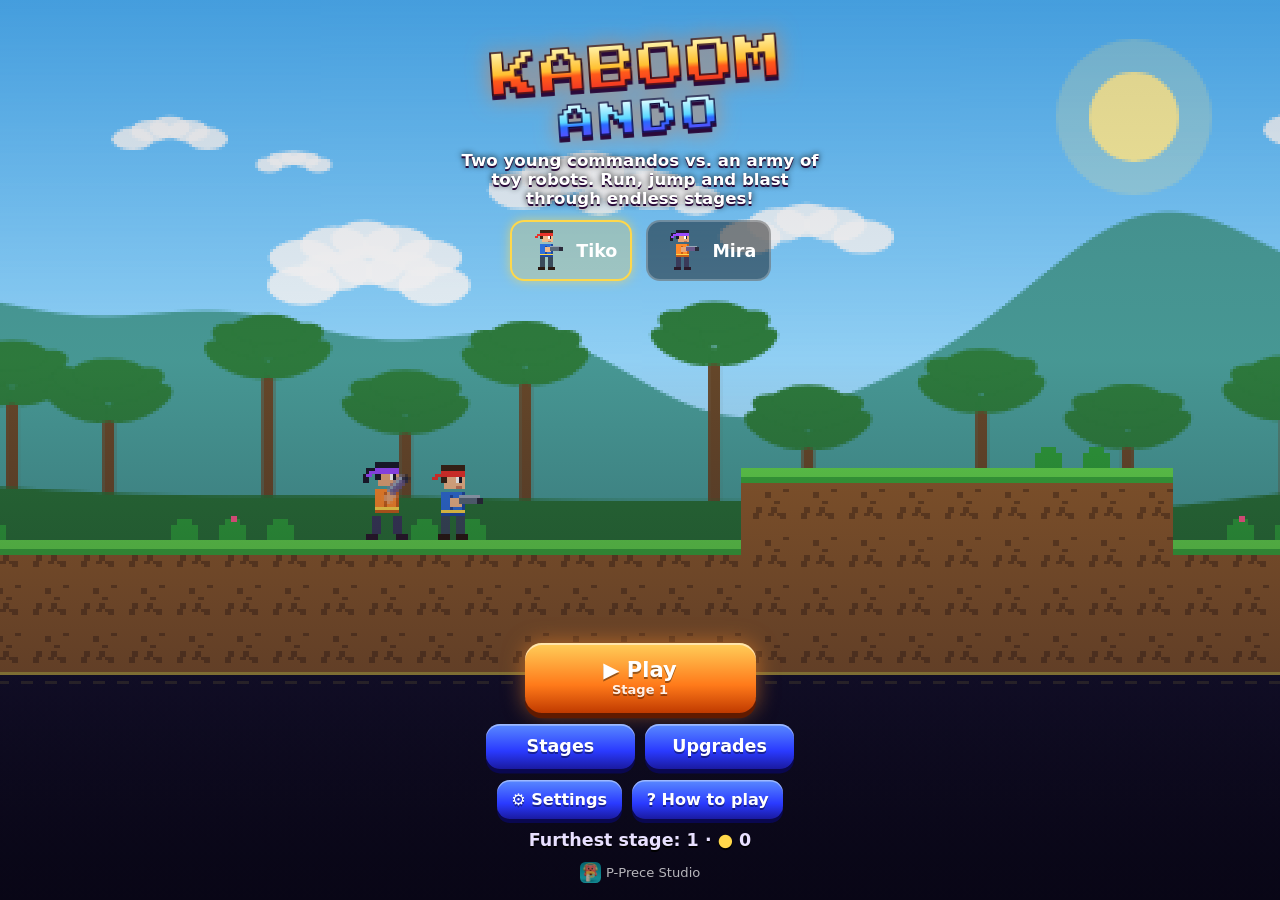
<file: index.html>
<!doctype html><html lang="en"><head><meta charset="utf-8">
<meta name="viewport" content="width=device-width,initial-scale=1,maximum-scale=1,user-scalable=no,viewport-fit=cover">
<title>Kaboomando</title><meta name="description" content="A 90s-arcade style run-and-gun adventure for everyone: two young commandos blast toy robots across endless stages and giant bosses!">
<meta name="theme-color" content="#14112a"><link rel="manifest" href="manifest.json"><link rel="icon" type="image/png" sizes="32x32" href="favicon-32.png"><link rel="icon" type="image/png" sizes="192x192" href="icon-192.png"><link rel="apple-touch-icon" sizes="180x180" href="apple-touch-icon.png">
<meta name="apple-mobile-web-app-title" content="Kaboomando"><meta name="application-name" content="Kaboomando"><meta property="og:title" content="Kaboomando"><meta property="og:description" content="A 90s-arcade style run-and-gun adventure: blast toy robots across endless stages and giant bosses!"><meta property="og:image" content="icon-512.png"><meta property="og:type" content="website">
<meta name="mobile-web-app-capable" content="yes"><meta name="apple-mobile-web-app-capable" content="yes">
<link rel="stylesheet" href="style.css"></head><body>
<div id="probe"></div><canvas id="c"></canvas>
<div id="ui"><div id="scr" class="scr"></div><div id="pz" class="scr pz"></div>
<div id="hudb"><button id="pauseB" aria-label="pause"><svg viewBox="0 0 24 24" width="20" height="20" aria-hidden="true"><rect x="6" y="5" width="4" height="14" rx="1.5" fill="currentColor"/><rect x="14" y="5" width="4" height="14" rx="1.5" fill="currentColor"/></svg></button></div><div id="toast"></div></div>
<script src="i18n.js"></script><script src="core.js"></script><script src="art.js"></script><script src="game.js"></script><script src="ui.js"></script>
</body></html>
</file>
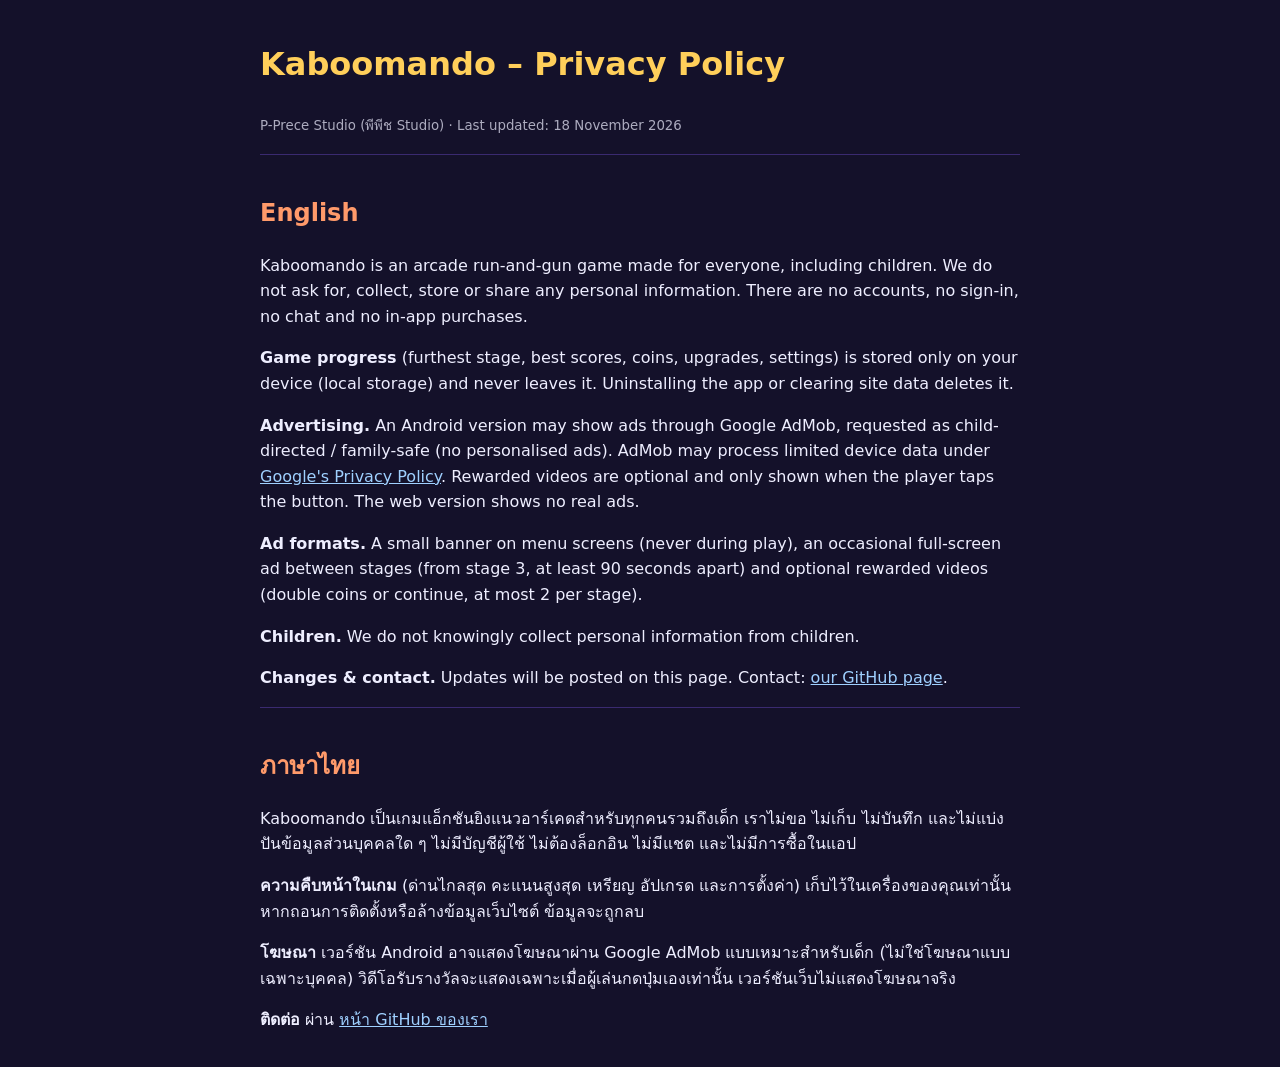
<file: privacy.html>
<!doctype html><html lang="en"><head><meta charset="utf-8"><meta name="viewport" content="width=device-width,initial-scale=1"><title>Privacy Policy – Kaboomando</title>
<style>body{font-family:system-ui,'Noto Sans Thai',sans-serif;max-width:760px;margin:0 auto;padding:18px;line-height:1.6;background:#14112a;color:#eef}h1{color:#ffcf5a}h2{color:#ff9a6a;margin-top:1.4em}a{color:#9fd0ff}section{border-top:1px solid #3a2a70;padding-top:6px}small{opacity:.7}</style></head><body>
<h1>Kaboomando – Privacy Policy</h1><p><small>P-Prece Studio (พีพีช Studio) · Last updated: 18 November 2026</small></p>
<section lang="en"><h2>English</h2>
<p>Kaboomando is an arcade run-and-gun game made for everyone, including children. We do not ask for, collect, store or share any personal information. There are no accounts, no sign-in, no chat and no in-app purchases.</p>
<p><b>Game progress</b> (furthest stage, best scores, coins, upgrades, settings) is stored only on your device (local storage) and never leaves it. Uninstalling the app or clearing site data deletes it.</p>
<p><b>Advertising.</b> An Android version may show ads through Google AdMob, requested as child-directed / family-safe (no personalised ads). AdMob may process limited device data under <a href="https://policies.google.com/privacy">Google's Privacy Policy</a>. Rewarded videos are optional and only shown when the player taps the button. The web version shows no real ads.</p>
<p><b>Ad formats.</b> A small banner on menu screens (never during play), an occasional full-screen ad between stages (from stage 3, at least 90 seconds apart) and optional rewarded videos (double coins or continue, at most 2 per stage).</p>
<p><b>Children.</b> We do not knowingly collect personal information from children.</p>
<p><b>Changes &amp; contact.</b> Updates will be posted on this page. Contact: <a href="https://github.com/pawineenueangnin-oss/kaboomando/issues">our GitHub page</a>.</p></section>
<section lang="th"><h2>ภาษาไทย</h2>
<p>Kaboomando เป็นเกมแอ็กชันยิงแนวอาร์เคดสำหรับทุกคนรวมถึงเด็ก เราไม่ขอ ไม่เก็บ ไม่บันทึก และไม่แบ่งปันข้อมูลส่วนบุคคลใด ๆ ไม่มีบัญชีผู้ใช้ ไม่ต้องล็อกอิน ไม่มีแชต และไม่มีการซื้อในแอป</p>
<p><b>ความคืบหน้าในเกม</b> (ด่านไกลสุด คะแนนสูงสุด เหรียญ อัปเกรด และการตั้งค่า) เก็บไว้ในเครื่องของคุณเท่านั้น หากถอนการติดตั้งหรือล้างข้อมูลเว็บไซต์ ข้อมูลจะถูกลบ</p>
<p><b>โฆษณา</b> เวอร์ชัน Android อาจแสดงโฆษณาผ่าน Google AdMob แบบเหมาะสำหรับเด็ก (ไม่ใช่โฆษณาแบบเฉพาะบุคคล) วิดีโอรับรางวัลจะแสดงเฉพาะเมื่อผู้เล่นกดปุ่มเองเท่านั้น เวอร์ชันเว็บไม่แสดงโฆษณาจริง</p>
<p><b>ติดต่อ</b> ผ่าน <a href="https://github.com/pawineenueangnin-oss/kaboomando/issues">หน้า GitHub ของเรา</a></p></section>
</body></html>
</file>
<file: style.css>
@font-face{font-family:PS2P;src:url(fonts/ps2p.ttf) format('truetype');font-display:block}
*{box-sizing:border-box;-webkit-tap-highlight-color:transparent;user-select:none;-webkit-user-select:none}
html,body{margin:0;height:100%;overflow:hidden;background:#07060f;color:#fff;font-family:system-ui,-apple-system,"Segoe UI",Roboto,"Noto Sans","Noto Sans Thai","Noto Sans Arabic",sans-serif;touch-action:none;overscroll-behavior:none}
#probe{position:fixed;padding:env(safe-area-inset-top) 0 env(safe-area-inset-bottom);visibility:hidden;pointer-events:none}
#c{position:fixed;left:0;top:0;display:block;touch-action:none}
#ui{position:fixed;pointer-events:none;font-size:calc(14px * var(--s,1));overflow:hidden}
.scr{position:absolute;inset:0;display:none;flex-direction:column;align-items:center;gap:.65em;padding:calc(var(--st,0px) + 1em) 1em calc(var(--sb,0px) + 1em);pointer-events:auto;overflow-y:auto;overflow-x:hidden;text-align:center;justify-content:safe center}
.scr.on{display:flex}
.scr.map,.scr.upg,.scr.settings,.scr.howscr{background:rgba(10,6,28,.82);justify-content:flex-start}
.scr.result,.pz{background:rgba(10,6,28,.74);backdrop-filter:blur(2px)}
.scr.menu{background:linear-gradient(rgba(10,6,28,.15),rgba(10,6,28,.05) 40%,rgba(10,6,28,.55))}
.logo{font-family:PS2P,monospace;line-height:1.1;margin-top:1.4em;filter:drop-shadow(0 .25em 0 #2a0a3a) drop-shadow(0 0 .6em rgba(255,120,40,.55));transform:rotate(-4deg)}
.logo .l1{font-size:2.7em;background:linear-gradient(#fff6b0,#ffc030 45%,#ff5a1a 56%,#e8202a);-webkit-background-clip:text;background-clip:text;color:transparent;-webkit-text-stroke:.035em #2a0a1a;letter-spacing:.04em}
.logo .l2{font-size:2.1em;background:linear-gradient(#e8ffff,#5ad8ff 45%,#2a6aff 56%,#7a3aff);-webkit-background-clip:text;background-clip:text;color:transparent;-webkit-text-stroke:.035em #0a0a3a;margin-top:.15em;letter-spacing:.12em}
.tag{max-width:22em;font-size:.95em;color:#fff;font-weight:700;text-shadow:0 2px 0 #2a0a3a,0 0 6px #000}
.sp{flex:1;min-height:5em}
.b{pointer-events:auto;font:inherit;font-weight:800;color:#fff;border:0;border-radius:.8em;padding:.72em 1.2em;min-width:8.5em;background:linear-gradient(#5a8bff,#2a3aff 60%,#1a1aa0);box-shadow:0 .25em 0 #0a0850,inset 0 .1em 0 rgba(255,255,255,.4);text-shadow:0 2px 0 rgba(0,0,0,.4);cursor:pointer;max-width:100%;overflow-wrap:anywhere}
.b:active{transform:translateY(.15em);box-shadow:0 .1em 0 #0a0850}
.b:disabled{opacity:.45;filter:grayscale(.6)}
.b.big{font-size:1.2em;min-width:11em;background:linear-gradient(#ffcf5a,#ff7a1a 60%,#c03a00);box-shadow:0 .25em 0 #601a00,0 0 1em rgba(255,140,40,.55),inset 0 .1em 0 rgba(255,255,255,.5)}
.b.sm{min-width:5.5em;padding:.6em .9em;font-size:.92em}
.b.ad{background:linear-gradient(#5affb0,#1ab86a 60%,#0a7a40);box-shadow:0 .25em 0 #064a26,inset 0 .1em 0 rgba(255,255,255,.5)}
.sn{display:block;font-size:.62em;opacity:.9;font-weight:700}
.row{display:flex;gap:.6em;justify-content:center;flex-wrap:wrap;align-items:center}
.stat{font-weight:700;color:#e8e0ff;text-shadow:0 2px 0 #000}.coin{color:#ffd84a}
.credit{font-size:.75em;opacity:.7;display:flex;align-items:center;gap:.4em}.credit img{width:1.6em;height:1.6em;border-radius:.4em}
h2{font-family:PS2P,system-ui,sans-serif;font-size:1.15em;margin:.8em 0 .1em;color:#ffe27a;text-shadow:0 3px 0 #3a0a3a;line-height:1.5}
.sub{font-size:.85em;color:#cfc8ff;max-width:24em}
.heroes{display:flex;gap:.8em}.hero{pointer-events:auto;font:inherit;color:#fff;background:rgba(0,0,0,.45);border:2px solid rgba(255,255,255,.25);border-radius:.8em;padding:.35em .7em;display:flex;align-items:center;gap:.4em;cursor:pointer}
.hero.sel{border-color:#ffd84a;background:rgba(255,200,60,.25);box-shadow:0 0 .6em rgba(255,216,74,.6)}.hero canvas{width:2.6em;height:2.6em;image-rendering:pixelated}
.path{display:grid;grid-template-columns:1fr 1fr;gap:.7em;width:min(24em,100%);margin:.4em 0}
.node{pointer-events:auto;position:relative;height:6.2em;border-radius:1em;border:3px solid #fff;background-size:cover;background-position:center;image-rendering:pixelated;color:#fff;font:inherit;cursor:pointer;box-shadow:0 .3em 0 rgba(0,0,0,.5);overflow:hidden}
.node.r{transform:translateY(1.6em)}.node.cur{border-color:#ffd84a;box-shadow:0 0 0 3px #ff7a1a,0 0 1em #ffb030;animation:pulse 1.2s infinite}.node.lock{filter:grayscale(.85) brightness(.55)}
@keyframes pulse{50%{box-shadow:0 0 0 3px #ff7a1a,0 0 1.8em #ffd84a}}
.nn{position:absolute;top:.15em;left:.35em;font-family:PS2P,monospace;font-size:1.3em;text-shadow:0 3px 0 #000,0 0 4px #000}.nt{position:absolute;bottom:.2em;left:0;right:0;font-size:.75em;font-weight:800;background:rgba(0,0,0,.55);padding:.1em}
.nb{position:absolute;top:.3em;right:.4em;font-size:.65em;background:rgba(0,0,0,.6);border-radius:.5em;padding:.05em .4em;color:#ffd84a}.lk{position:absolute;inset:0;display:flex;align-items:center;justify-content:center;font-size:1.6em}
[dir=rtl] .nn{left:auto;right:.35em}[dir=rtl] .nb{right:auto;left:.4em}
.pg{font-weight:800;min-width:5em}
.up{display:flex;align-items:center;gap:.7em;width:min(24em,100%);background:rgba(255,255,255,.08);border-radius:.9em;padding:.6em;text-align:start}
.ui{width:2.6em;height:2.6em;border-radius:.6em;flex:none}.ui.hp{background:radial-gradient(circle at 35% 35%,#ffb0c0,#ff3a6a 60%,#a01040)}.ui.pow{background:radial-gradient(circle at 35% 35%,#fff0a0,#ffb030 60%,#c05a00)}.ui.mag{background:radial-gradient(circle at 35% 35%,#c0f0ff,#3a9aff 60%,#1a3aa0)}
.ut{flex:1;display:flex;flex-direction:column;gap:.15em}.ut small{opacity:.8;font-size:.78em}.pips{display:flex;gap:.25em}.pips i{width:1.2em;height:.45em;border-radius:.3em;background:rgba(255,255,255,.2)}.pips i.on{background:#5affb0}
.tg{pointer-events:auto;font:inherit;color:#fff;display:flex;justify-content:space-between;align-items:center;gap:1em;width:min(22em,100%);background:rgba(255,255,255,.08);border:0;border-radius:.8em;padding:.75em 1em;font-weight:700;cursor:pointer}
.tg i{font-style:normal;font-weight:900;padding:.2em .7em;border-radius:.6em;background:#5a2a3a}.tg.on i{background:#1ab86a}.tg.sm{width:auto}
.tg select{font:inherit;padding:.3em;border-radius:.5em;max-width:11em}
.lnk{pointer-events:auto;color:#9ad8ff;font-size:.85em}
.how{max-width:23em;text-align:start;background:rgba(255,255,255,.07);border-radius:1em;padding:.4em 1em}.how p{margin:.7em 0;line-height:1.45}
.clear,.over{font-family:PS2P,system-ui,sans-serif;font-size:1.6em;line-height:1.4;margin-top:.4em;background:linear-gradient(#fff6b0,#ffb030 50%,#ff5a1a);-webkit-background-clip:text;background-clip:text;color:transparent;filter:drop-shadow(0 3px 0 #3a0a1a)}
.over{background:linear-gradient(#ffd0e0,#ff4a6a 55%,#a01040);-webkit-background-clip:text;background-clip:text}
.tally{width:min(20em,100%);background:rgba(0,0,0,.4);border-radius:1em;padding:.5em 1em}.tl{display:flex;justify-content:space-between;padding:.3em 0;font-weight:700}.tl b{font-family:PS2P,monospace;font-size:.85em;color:#ffe84a}.tl.tot{border-top:2px dashed rgba(255,255,255,.3);margin-top:.3em;padding-top:.5em;font-size:1.1em}
.nbest{font-family:PS2P,system-ui;color:#5affb0;animation:pulse2 .6s infinite alternate}.nbest.hid,.after.hid{display:none}@keyframes pulse2{to{transform:scale(1.1)}}
.earn{font-size:1.3em;font-weight:900}.tapskip{font-size:.8em;opacity:.7}.after{display:flex;flex-direction:column;gap:.6em;align-items:center}
#hudb{position:absolute;top:calc(var(--st,0px) + 6px);right:8px;display:none;pointer-events:auto}#hudb button{pointer-events:auto;width:40px;height:40px;border-radius:12px;border:2px solid rgba(255,255,255,.5);background:rgba(0,0,0,.4);color:#fff;display:flex;align-items:center;justify-content:center}

#toast{position:absolute;left:50%;bottom:30%;transform:translateX(-50%);background:rgba(0,0,0,.85);padding:.6em 1em;border-radius:.8em;opacity:0;transition:opacity .3s;pointer-events:none;font-weight:700}#toast.on{opacity:1}
body.banner .scr:not(.pz){padding-bottom:calc(var(--sb,0px) + 66px)}
</file>
